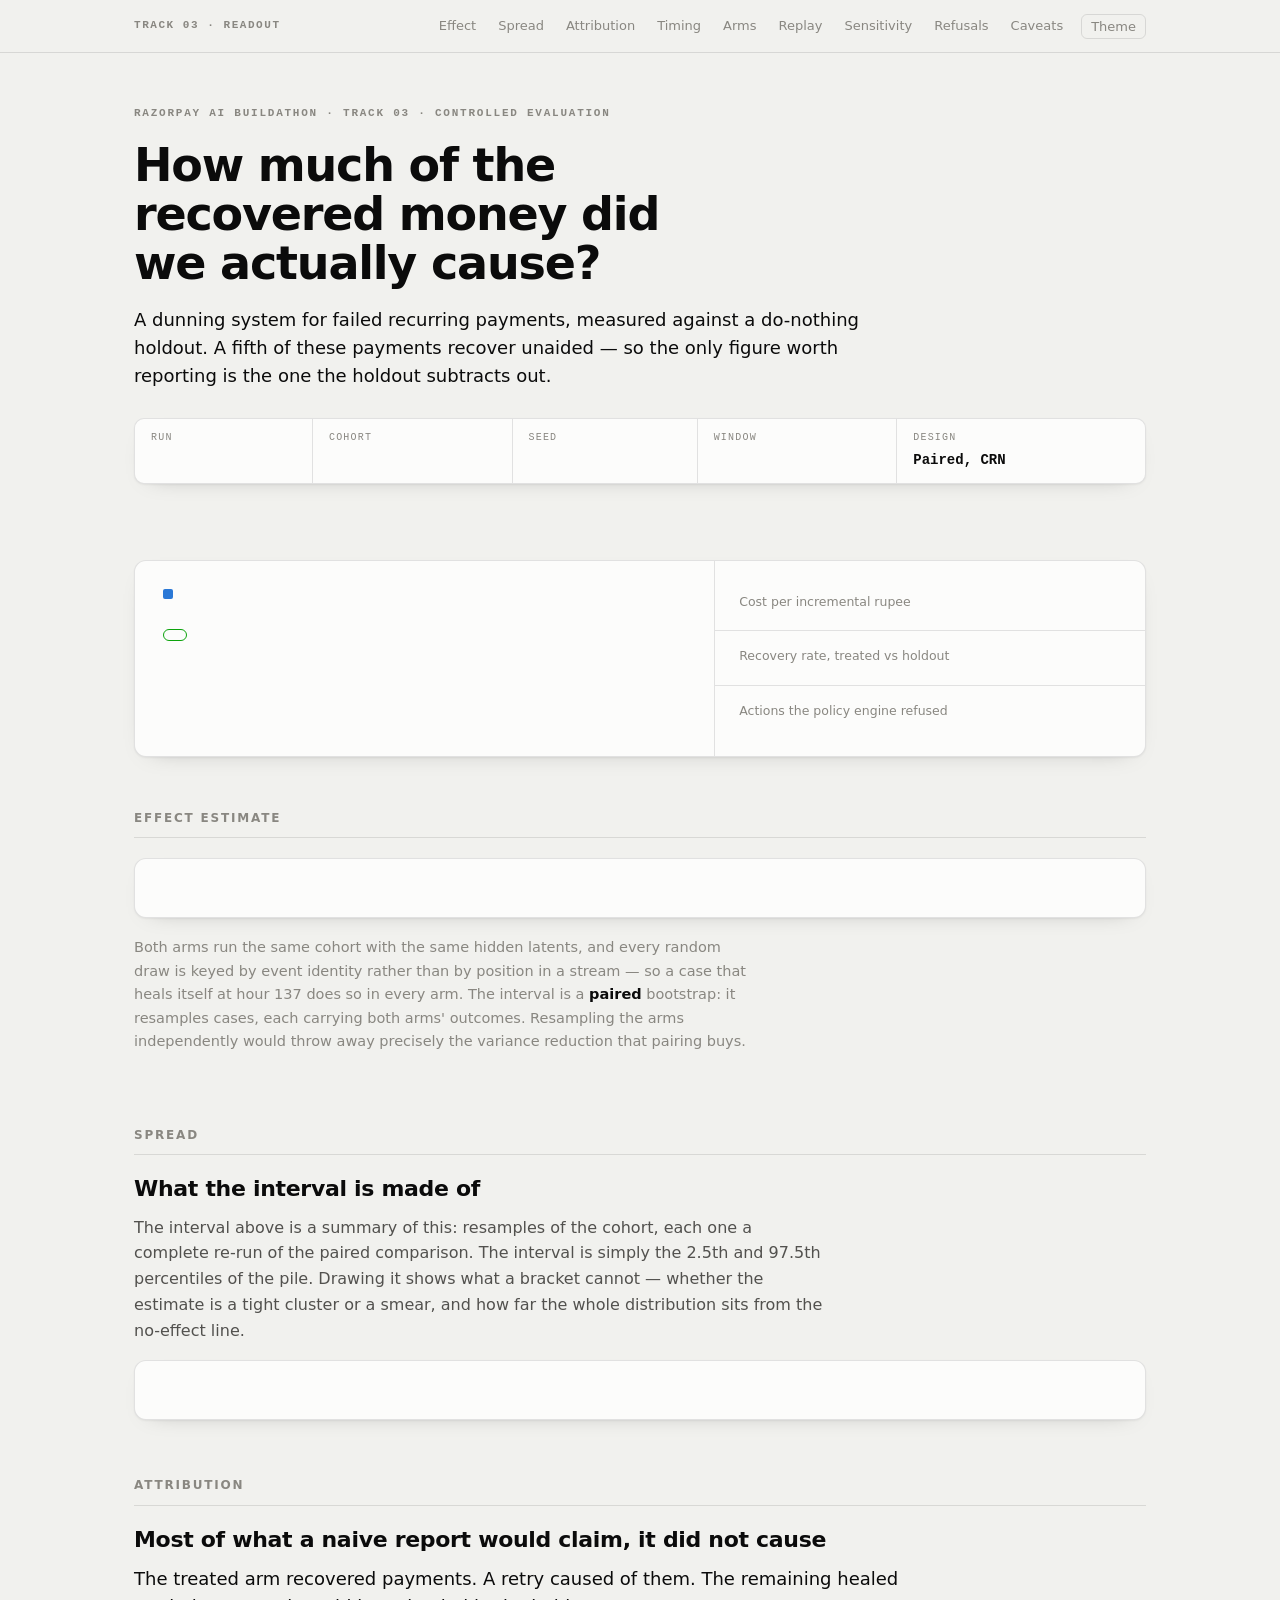
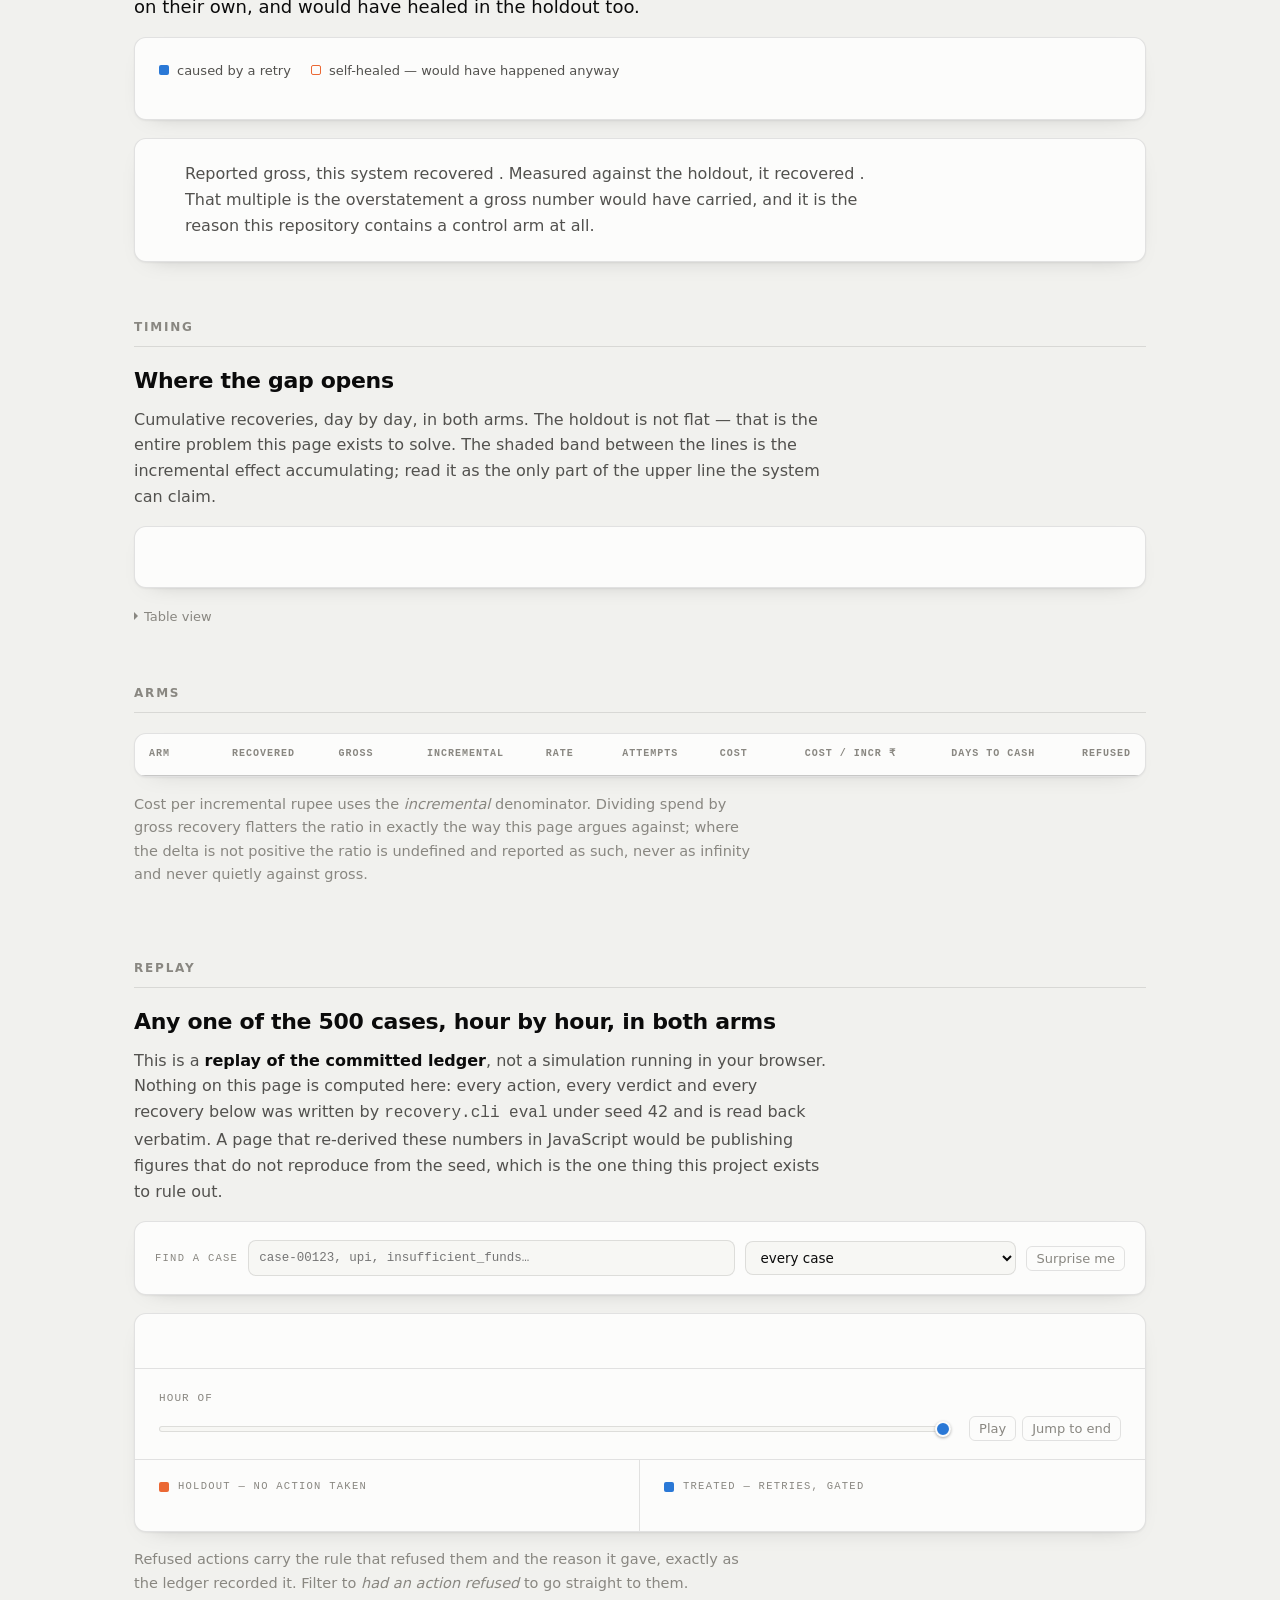
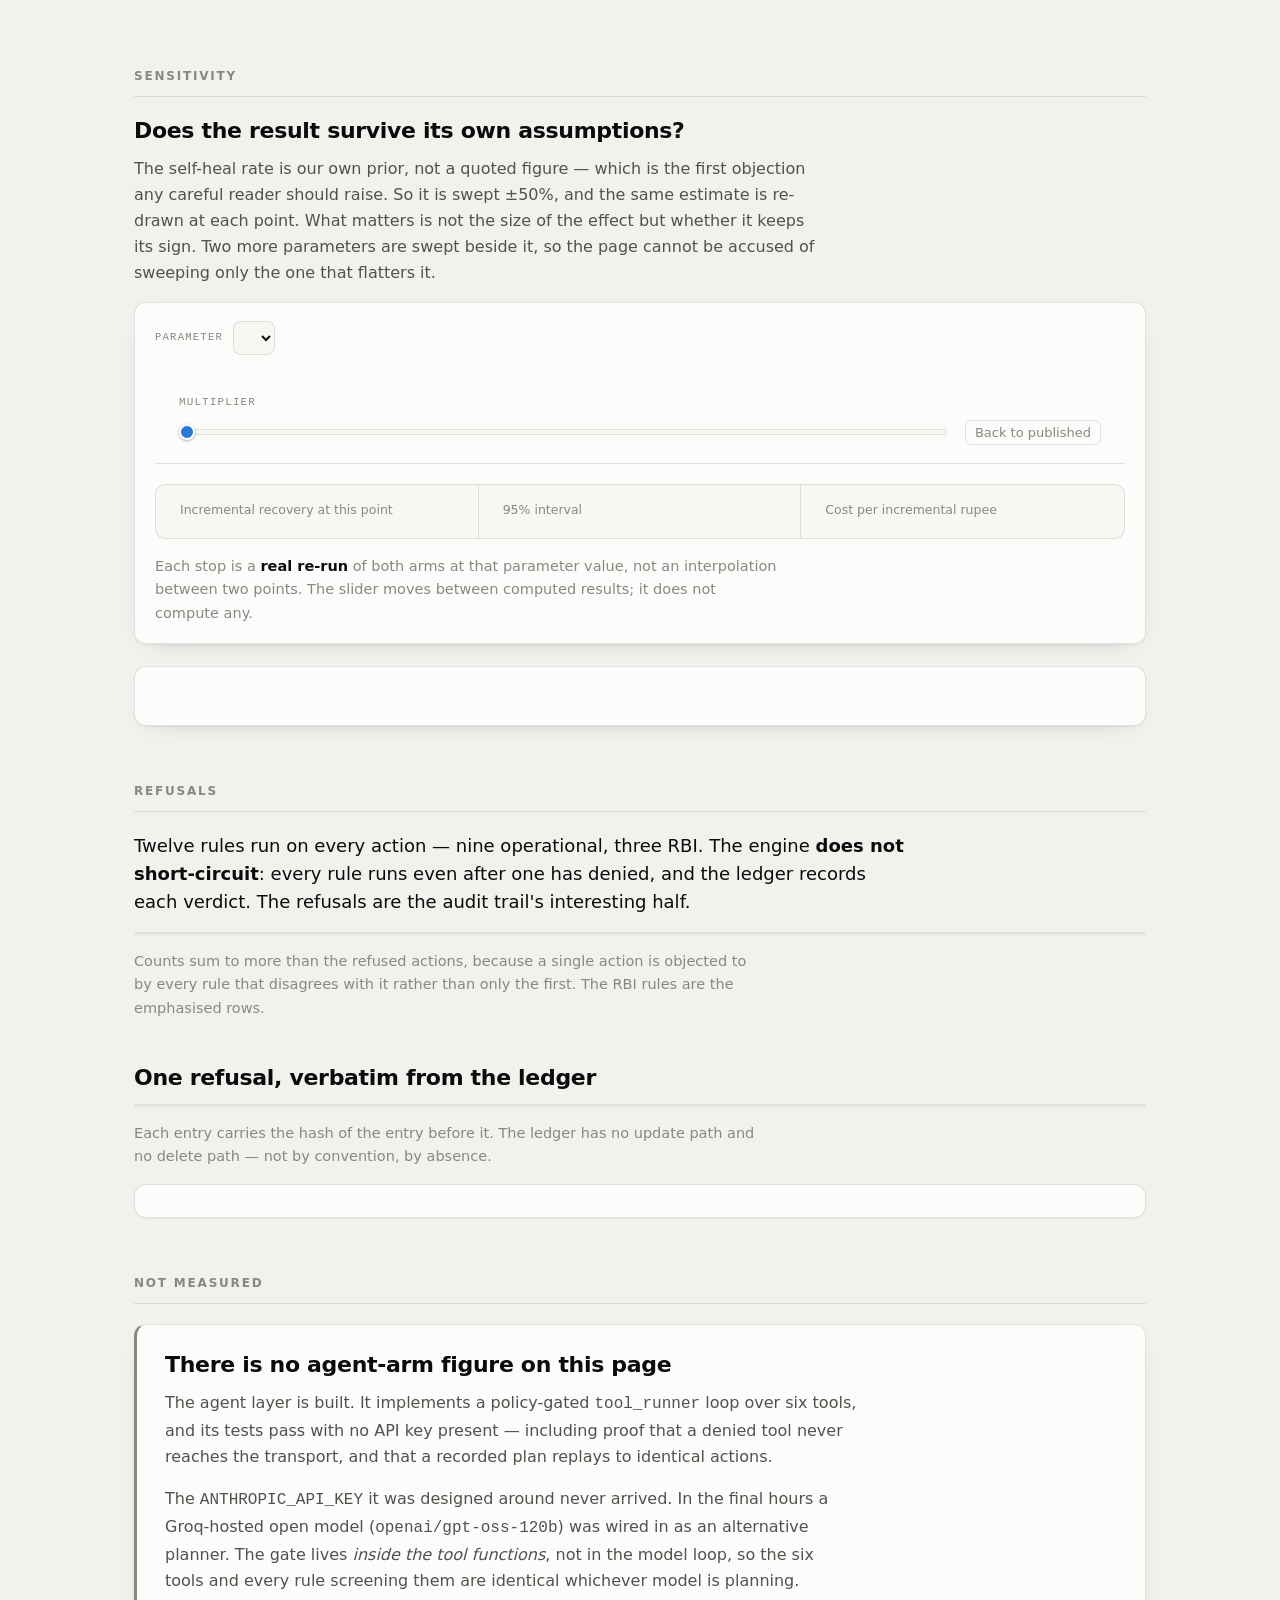
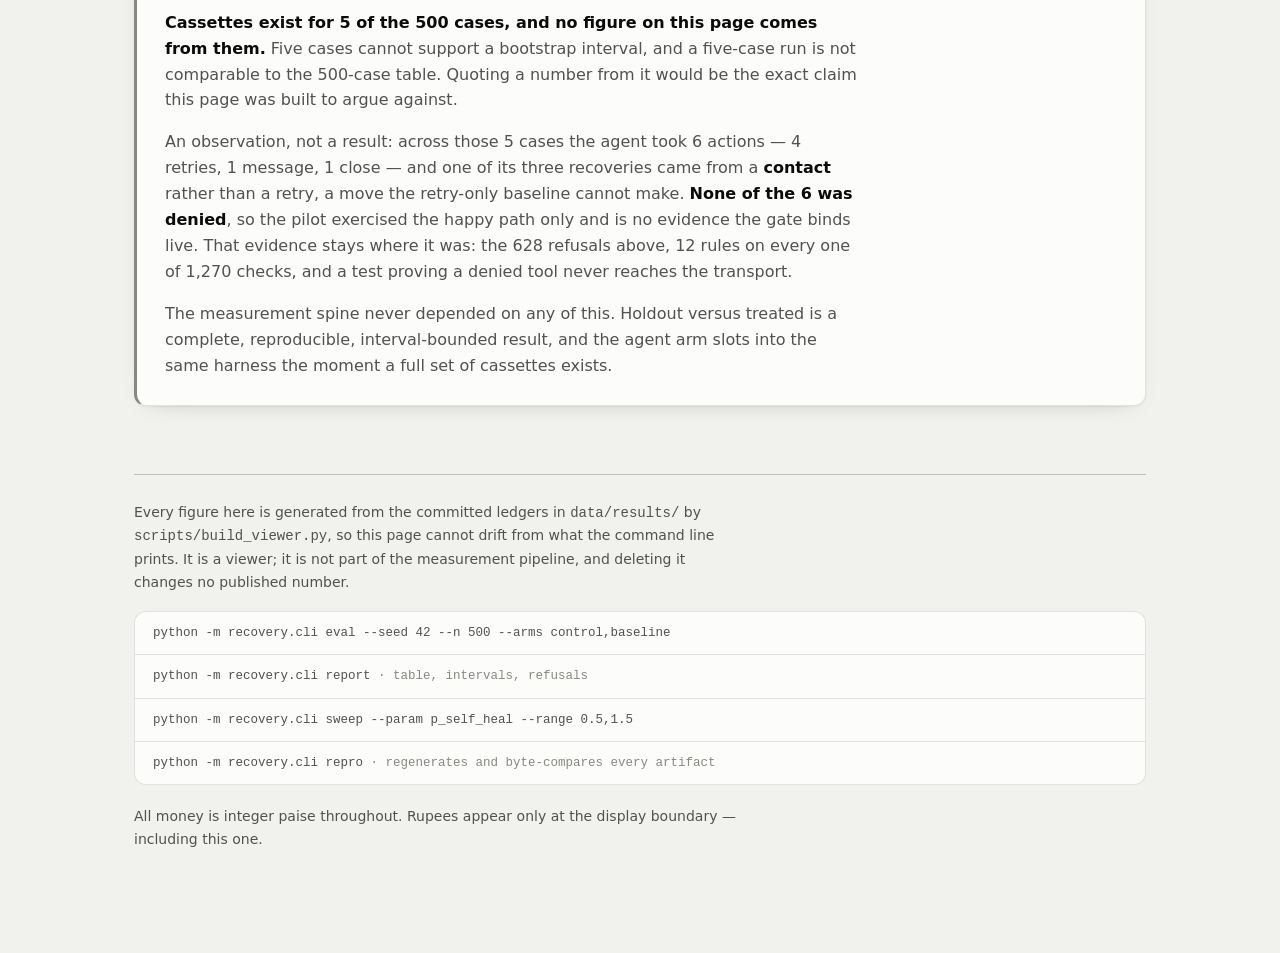
<file: scripts/viewer.template.html>
<!doctype html>
<html lang="en">
<head>
<meta charset="utf-8">
<meta name="viewport" content="width=device-width, initial-scale=1">
<title>Incremental Recovery Readout</title>
<style>
/* Webfonts are inlined at build time from scripts/fonts/fonts.css, not fetched.
   They used to come from fonts.googleapis.com, which meant that opening this file the
   way a reviewer actually opens it -- locally, often offline -- silently dropped every
   face to the system UI font and took the whole type system down with it. The page
   claims to need no network; it now actually needs none. */
/*__FONTS__*/
/* ---------------------------------------------------------------------------
   Palette. Slot 1 (blue) is the arm that acted; slot 2 (orange) is the holdout.
   One entity, one hue, everywhere on the page -- the same orange marks the
   control line, the self-healed units and the holdout row in the table.
   Both modes validated as a categorical pair against the surfaces below:
   adjacent CVD dE 24.7 light / 26.8 dark, contrast >= 3:1 in both.
   Status colours are reserved and never used for a series.
--------------------------------------------------------------------------- */
:root{
  --plane:#f1f1ee; --surface:#fcfcfb; --surface-2:#f7f7f4;
  --ink:#0b0b0b; --ink-2:#52514e; --muted:#898781;
  --grid:#e1e0d9; --axis:#c3c2b7; --hair:rgba(11,11,11,.11); --hair-2:rgba(11,11,11,.22);
  --series-1:#2a78d6; --series-1-wash:rgba(42,120,214,.10);
  --series-2:#eb6834; --series-2-wash:rgba(235,104,52,.10);
  --good:#0ca30c; --critical:#d03b3b; --critical-wash:rgba(208,59,59,.07);
  --sans:"Archivo",system-ui,-apple-system,"Segoe UI",sans-serif;
  --mono:"IBM Plex Mono",ui-monospace,SFMono-Regular,Menlo,Consolas,monospace;
  --shadow:0 1px 2px rgba(11,11,11,.05), 0 8px 24px -18px rgba(11,11,11,.35);
}
@media (prefers-color-scheme:dark){
  :root:not([data-theme="light"]){
    --plane:#0d0d0d; --surface:#1a1a19; --surface-2:#201f1e;
    --ink:#ffffff; --ink-2:#c3c2b7; --muted:#898781;
    --grid:#2c2c2a; --axis:#383835; --hair:rgba(255,255,255,.11); --hair-2:rgba(255,255,255,.22);
    --series-1:#3987e5; --series-1-wash:rgba(57,135,229,.13);
    --series-2:#d95926; --series-2-wash:rgba(217,89,38,.13);
    --critical-wash:rgba(208,59,59,.15);
    --shadow:0 1px 2px rgba(0,0,0,.5), 0 8px 24px -18px rgba(0,0,0,.9);
  }
}
:root[data-theme="dark"]{
  --plane:#0d0d0d; --surface:#1a1a19; --surface-2:#201f1e;
  --ink:#ffffff; --ink-2:#c3c2b7; --muted:#898781;
  --grid:#2c2c2a; --axis:#383835; --hair:rgba(255,255,255,.11); --hair-2:rgba(255,255,255,.22);
  --series-1:#3987e5; --series-1-wash:rgba(57,135,229,.13);
  --series-2:#d95926; --series-2-wash:rgba(217,89,38,.13);
  --critical-wash:rgba(208,59,59,.15);
  --shadow:0 1px 2px rgba(0,0,0,.5), 0 8px 24px -18px rgba(0,0,0,.9);
}

*{box-sizing:border-box}
html{scroll-behavior:smooth;scroll-padding-top:76px}
body{margin:0;background:var(--plane);color:var(--ink);
  font-family:var(--sans);font-size:16px;line-height:1.62;-webkit-font-smoothing:antialiased}
.wrap{max-width:1060px;margin:0 auto;padding:0 24px 96px}
p{max-width:68ch;margin:0 0 16px;color:var(--ink-2)}
.lede{font-size:18px;line-height:1.55;color:var(--ink)}
.note{color:var(--muted);font-size:14.5px}
b,strong{font-weight:600;color:var(--ink)}
.d{font-family:var(--mono)}
h1,h2,h3{text-wrap:balance;color:var(--ink)}
a{color:inherit}

/* nav --------------------------------------------------------------------- */
nav{position:sticky;top:0;z-index:30;background:var(--plane);
  background:color-mix(in srgb,var(--plane) 88%,transparent);
  backdrop-filter:blur(10px);border-bottom:1px solid var(--hair)}
.navin{max-width:1060px;margin:0 auto;padding:0 24px;display:flex;align-items:center;
  gap:8px;height:52px}
.navmark{font-family:var(--mono);font-size:11px;font-weight:600;letter-spacing:.14em;
  text-transform:uppercase;color:var(--muted);margin-right:auto;white-space:nowrap}
.navlinks{display:flex;gap:2px;overflow-x:auto;scrollbar-width:none}
.navlinks::-webkit-scrollbar{display:none}
.navlinks a{font-size:13px;color:var(--muted);text-decoration:none;padding:5px 10px;
  border-radius:6px;white-space:nowrap}
.navlinks a:hover{color:var(--ink);background:var(--surface-2)}
.navlinks a.on{color:var(--ink);background:var(--surface);box-shadow:inset 0 0 0 1px var(--hair)}
.tog{flex:0 0 auto;font:inherit;font-size:13px;color:var(--muted);cursor:pointer;
  background:none;border:1px solid var(--hair);border-radius:6px;padding:5px 9px;line-height:1}
.tog:hover{color:var(--ink);border-color:var(--hair-2)}

/* masthead ---------------------------------------------------------------- */
header{padding:52px 0 26px}
.kicker{font-family:var(--mono);font-size:11px;font-weight:600;letter-spacing:.16em;
  text-transform:uppercase;color:var(--muted);margin:0 0 18px;max-width:none}
h1{font-size:clamp(31px,4.4vw,46px);line-height:1.07;letter-spacing:-.026em;
  font-weight:700;margin:0 0 18px;max-width:20ch}
.meta{display:flex;flex-wrap:wrap;gap:0;margin-top:28px;border:1px solid var(--hair);
  border-radius:10px;background:var(--surface);overflow:hidden;box-shadow:var(--shadow)}
.meta div{flex:1 1 auto;min-width:112px;padding:11px 16px;border-right:1px solid var(--hair)}
.meta div:last-child{border-right:0}
.meta dt{font-family:var(--mono);font-size:10px;letter-spacing:.12em;text-transform:uppercase;
  color:var(--muted);margin:0 0 3px}
.meta dd{font-family:var(--mono);font-size:14px;font-weight:600;margin:0;
  font-variant-numeric:tabular-nums}

/* sections ---------------------------------------------------------------- */
section{padding-top:56px}
h2{font-size:12px;font-weight:600;letter-spacing:.15em;text-transform:uppercase;
  color:var(--muted);margin:0 0 20px;padding-bottom:9px;border-bottom:1px solid var(--hair)}
h3{font-size:22px;letter-spacing:-.014em;margin:0 0 12px;font-weight:600;line-height:1.25}
.card{border:1px solid var(--hair);border-radius:12px;background:var(--surface);
  box-shadow:var(--shadow)}
.pad{padding:22px 24px}

/* hero -------------------------------------------------------------------- */
.hero{display:grid;grid-template-columns:minmax(0,1.35fr) minmax(0,1fr);gap:0;
  overflow:hidden}
.hero-main{padding:28px 28px 26px;border-right:1px solid var(--hair)}
.hero-label{font-family:var(--mono);font-size:10.5px;letter-spacing:.13em;
  text-transform:uppercase;color:var(--muted);margin:0 0 10px;display:flex;
  align-items:center;gap:9px}
.swatch{width:10px;height:10px;border-radius:2px;display:inline-block;flex:0 0 auto}
.s1{background:var(--series-1)} .s2{background:var(--series-2)}
/* Proportional figures on the hero: tabular-nums makes a big number look loose. */
.hero-value{font-size:clamp(48px,7.4vw,74px);line-height:1;letter-spacing:-.038em;
  font-weight:700;margin:0;color:var(--ink)}
.hero-sub{margin:14px 0 0;font-family:var(--mono);font-size:13px;color:var(--ink-2);
  font-variant-numeric:tabular-nums}
.chip{display:inline-flex;align-items:center;gap:7px;margin-top:16px;font-size:12px;
  font-weight:600;letter-spacing:.02em;padding:5px 11px;border-radius:999px;
  border:1px solid currentColor;color:var(--good)}
.chip.no{color:var(--critical)}
.chip svg{width:13px;height:13px;flex:0 0 auto}
.tiles{display:grid;grid-template-rows:repeat(3,1fr)}
.tile{padding:15px 24px;border-bottom:1px solid var(--hair)}
.tile:last-child{border-bottom:0}
.tile dt{font-size:12.5px;color:var(--muted);margin:0 0 3px}
.tile dd{margin:0;font-size:23px;font-weight:600;letter-spacing:-.02em;line-height:1.2}
.tile .unit{font-size:13px;font-weight:400;color:var(--muted);letter-spacing:0}

/* charts ------------------------------------------------------------------ */
figure{margin:0}
svg{display:block;width:100%;height:auto;overflow:visible}
figcaption{font-size:13.5px;color:var(--muted);line-height:1.6;margin-top:14px;max-width:80ch}
.legend{display:flex;flex-wrap:wrap;gap:20px;margin:0 0 16px;font-size:13px;color:var(--ink-2)}
.legend span{display:inline-flex;align-items:center;gap:8px}
.key-line{width:16px;height:2px;border-radius:1px;display:inline-block}
.key-out{width:10px;height:10px;border-radius:2px;display:inline-block;
  border:1.5px solid var(--series-2)}

/* tables ------------------------------------------------------------------ */
.scroll{overflow-x:auto;border:1px solid var(--hair);border-radius:12px;background:var(--surface);
  box-shadow:var(--shadow)}
table{width:100%;border-collapse:collapse;font-size:14px}
th,td{text-align:right;padding:12px 14px;white-space:nowrap}
th:first-child,td:first-child{text-align:left}
thead th{font-family:var(--mono);font-size:10px;letter-spacing:.1em;text-transform:uppercase;
  color:var(--muted);font-weight:600;border-bottom:1px solid var(--hair-2)}
tbody td{font-family:var(--mono);font-variant-numeric:tabular-nums;
  border-bottom:1px solid var(--hair);color:var(--ink-2)}
tbody tr:last-child td{border-bottom:0}
tbody tr:hover td{background:var(--surface-2)}
tbody td:first-child{font-family:var(--sans);font-weight:600;font-size:14.5px;color:var(--ink)}
.arm-dot{display:inline-block;width:9px;height:9px;border-radius:2px;margin-right:9px;
  vertical-align:0}
td.lead{color:var(--ink);font-weight:600}
details.tableview{margin-top:14px}
details.tableview summary{font-size:13px;color:var(--muted);cursor:pointer;
  list-style:none;display:inline-flex;align-items:center;gap:6px}
details.tableview summary::-webkit-details-marker{display:none}
details.tableview summary::before{content:"";width:0;height:0;
  border:4px solid transparent;border-left-color:currentColor;border-right-width:0;
  transition:transform .15s}
details[open].tableview summary::before{transform:rotate(90deg) translateX(1px)}
details.tableview summary:hover{color:var(--ink)}
details.tableview .scroll{margin-top:12px}

/* refusals ---------------------------------------------------------------- */
.rules{overflow:hidden}
.rule-row{display:grid;grid-template-columns:minmax(150px,15rem) 1fr auto;gap:16px;
  align-items:center;padding:11px 20px;border-bottom:1px solid var(--hair)}
.rule-row:last-child{border-bottom:0}
.rule-row:hover{background:var(--surface-2)}
.rule-row .nm{font-family:var(--mono);font-size:12.5px;color:var(--ink-2)}
.rule-row.rbi-row .nm{color:var(--ink);font-weight:600}
.track{height:10px;border-radius:5px;background:var(--surface-2);
  box-shadow:inset 0 0 0 1px var(--hair);position:relative}
.track i{position:absolute;inset:0 auto 0 0;display:block;background:var(--series-1);
  border-radius:0 4px 4px 0;min-width:5px}
.rule-row .ct{font-family:var(--mono);font-size:13.5px;font-weight:600;min-width:4ch;
  text-align:right;color:var(--ink);font-variant-numeric:tabular-nums}

.register{overflow:hidden;font-family:var(--mono);font-size:12.5px}
.register .hd{display:flex;justify-content:space-between;gap:16px;padding:13px 20px;
  border-bottom:1px solid var(--hair-2);font-size:11px;color:var(--muted);
  letter-spacing:.07em;text-transform:uppercase}
.register .hd b{color:var(--critical)}
.vrow{display:grid;grid-template-columns:5.2rem minmax(0,15rem) 1fr;gap:14px;padding:9px 20px;
  border-bottom:1px solid var(--hair);align-items:baseline;color:var(--ink-2)}
.vrow:last-child{border-bottom:0}
.mk{display:inline-flex;align-items:center;gap:6px;font-weight:600;font-size:11px;
  letter-spacing:.06em;text-transform:uppercase}
.mk svg{width:12px;height:12px;flex:0 0 auto}
.vrow.deny{background:var(--critical-wash)}
.vrow.deny .mk{color:var(--critical)} .vrow.allow .mk{color:var(--good)}
.vrow .rid{color:var(--ink)}
.vrow .why{font-size:12px}
pre{font-family:var(--mono);font-size:12px;line-height:1.85;overflow-x:auto;margin:0;
  padding:16px 20px;border:1px solid var(--hair);border-radius:12px;background:var(--surface);
  color:var(--muted);box-shadow:var(--shadow)}
pre b{color:var(--ink);font-weight:600}

/* caveat, footer ---------------------------------------------------------- */
.caveat{padding:26px 28px;border-left:3px solid var(--muted)}
.caveat h3{margin-top:0}
footer{margin-top:68px;padding-top:26px;border-top:1px solid var(--hair-2);color:var(--muted);
  font-size:14px}
.cmds{list-style:none;padding:0;margin:18px 0 0;border:1px solid var(--hair);border-radius:12px;
  background:var(--surface);overflow:hidden}
.cmds li{font-family:var(--mono);font-size:12.5px;padding:11px 18px;
  border-bottom:1px solid var(--hair);color:var(--ink-2)}
.cmds li:last-child{border-bottom:0}
.cmds span{color:var(--muted)}

/* pickers, scrubbers, replay ---------------------------------------------- */
.picker{padding:18px 20px}
.pickrow{display:flex;flex-wrap:wrap;align-items:center;gap:10px}
.pickrow label{font-family:var(--mono);font-size:10.5px;letter-spacing:.12em;
  text-transform:uppercase;color:var(--muted);flex:0 0 auto}
.pickrow input[type=search],.pickrow select{font:inherit;font-size:13.5px;color:var(--ink);
  background:var(--surface-2);border:1px solid var(--hair);border-radius:8px;
  padding:7px 10px;min-width:0}
.pickrow input[type=search]{flex:1 1 240px;font-family:var(--mono);font-size:12.5px}
.pickrow select{flex:0 1 auto;cursor:pointer}
.pickrow input:focus-visible,.pickrow select:focus-visible,.tog:focus-visible,
input[type=range]:focus-visible{outline:2px solid var(--series-1);outline-offset:2px}
.hits{display:flex;flex-wrap:wrap;gap:6px;margin-top:14px;max-height:118px;overflow-y:auto}
.hits:empty{display:none}
.hit-chip{font-family:var(--mono);font-size:11.5px;padding:5px 9px;border-radius:7px;
  border:1px solid var(--hair);background:var(--surface-2);color:var(--ink-2);
  cursor:pointer;white-space:nowrap;line-height:1}
.hit-chip:hover{color:var(--ink);border-color:var(--hair-2)}
.hit-chip.on{background:var(--series-1);border-color:var(--series-1);color:#fff}
.hit-chip i{display:inline-block;width:6px;height:6px;border-radius:50%;margin-right:6px;
  vertical-align:1px;background:var(--muted)}
.hit-chip.won i{background:var(--series-1)} .hit-chip.deny i{background:var(--critical)}
.hits-none{font-size:13px;color:var(--muted);margin-top:14px}

.casecard{margin-top:18px;overflow:hidden}
.casehd{display:flex;flex-wrap:wrap;gap:20px;justify-content:space-between;
  align-items:flex-start;padding:22px 24px;border-bottom:1px solid var(--hair)}
.caseamt{font-size:clamp(28px,4.2vw,38px);line-height:1;letter-spacing:-.03em;
  font-weight:700;margin:0;color:var(--ink)}
.caseverdict{font-family:var(--mono);font-size:12px;text-align:right;color:var(--ink-2);
  line-height:1.7}
.caseverdict b{display:block;font-size:13px}
.caseverdict .win{color:var(--series-1)} .caseverdict .same{color:var(--muted)}

.scrub{padding:18px 24px;border-bottom:1px solid var(--hair);display:grid;
  grid-template-columns:1fr auto;gap:8px 18px;align-items:center}
.scrub label{font-family:var(--mono);font-size:11px;letter-spacing:.1em;
  text-transform:uppercase;color:var(--muted);grid-column:1/-1}
.scrub label b{color:var(--ink);font-size:13px;letter-spacing:0}
.scrubbtns{display:flex;gap:6px}
input[type=range]{-webkit-appearance:none;appearance:none;width:100%;height:20px;
  background:none;cursor:pointer;margin:0}
input[type=range]::-webkit-slider-runnable-track{height:6px;border-radius:3px;
  background:var(--surface-2);box-shadow:inset 0 0 0 1px var(--hair)}
input[type=range]::-moz-range-track{height:6px;border-radius:3px;
  background:var(--surface-2);box-shadow:inset 0 0 0 1px var(--hair)}
input[type=range]::-webkit-slider-thumb{-webkit-appearance:none;appearance:none;
  width:16px;height:16px;border-radius:50%;background:var(--series-1);margin-top:-5px;
  border:2px solid var(--surface);box-shadow:0 1px 3px rgba(0,0,0,.3)}
input[type=range]::-moz-range-thumb{width:16px;height:16px;border-radius:50%;
  background:var(--series-1);border:2px solid var(--surface);box-shadow:0 1px 3px rgba(0,0,0,.3)}

.lanes{display:grid;grid-template-columns:1fr 1fr;gap:0}
.lane{padding:18px 24px 22px;border-right:1px solid var(--hair);min-width:0}
.lane:last-child{border-right:0}
.lanehd{font-family:var(--mono);font-size:10.5px;letter-spacing:.12em;text-transform:uppercase;
  color:var(--muted);margin:0 0 14px;display:flex;align-items:center;gap:9px}
.events{display:flex;flex-direction:column;gap:8px}
.ev{border:1px solid var(--hair);border-radius:9px;padding:9px 12px;background:var(--surface-2);
  font-family:var(--mono);font-size:12px;color:var(--ink-2);line-height:1.55}
.ev .evhd{display:flex;justify-content:space-between;gap:12px;align-items:baseline}
.ev .evh{color:var(--muted);font-size:11px;flex:0 0 auto}
.ev b{color:var(--ink);font-weight:600}
.ev.deny{background:var(--critical-wash);border-color:var(--critical)}
.ev.deny .rule{color:var(--critical);font-weight:600}
.ev.win{border-color:var(--series-1)}
.ev .why{display:block;margin-top:5px;font-size:11.5px;color:var(--muted)}
.ev-none{font-size:12.5px;color:var(--muted);font-style:italic}
.sweeptiles{grid-template-rows:none;grid-template-columns:repeat(3,1fr);margin:20px 0 0;
  border:1px solid var(--hair);border-radius:10px;overflow:hidden;background:var(--surface-2)}
.sweeptiles .tile{border-bottom:0;border-right:1px solid var(--hair)}
.sweeptiles .tile:last-child{border-right:0}
.sweeptiles .tile dd{font-family:var(--mono);font-size:17px;font-variant-numeric:tabular-nums}

@media (max-width:760px){
  .lanes{grid-template-columns:1fr}
  .lane{border-right:0;border-bottom:1px solid var(--hair)}
  .sweeptiles{grid-template-columns:1fr}
  .sweeptiles .tile{border-right:0;border-bottom:1px solid var(--hair)}
}

/* tooltip ----------------------------------------------------------------- */
#tip{position:fixed;z-index:60;pointer-events:none;opacity:0;transition:opacity .1s;
  background:var(--surface);border:1px solid var(--hair-2);border-radius:8px;
  box-shadow:var(--shadow);padding:8px 11px;font-family:var(--mono);font-size:12px;
  color:var(--ink);max-width:280px;line-height:1.5}
#tip b{display:block;font-family:var(--sans);font-size:12.5px;margin-bottom:3px}
.hit{cursor:crosshair}

@media (max-width:820px){
  .hero{grid-template-columns:1fr}
  .hero-main{border-right:0;border-bottom:1px solid var(--hair)}
  .tiles{grid-template-columns:1fr}
}
@media (max-width:760px){
  .wrap{padding:0 16px 64px}
  .navin{padding:0 16px}
  .rule-row{grid-template-columns:minmax(112px,10rem) 1fr auto;gap:11px}
  .vrow{grid-template-columns:1fr;gap:2px}
}
@media print{
  nav,.tog,#tip{display:none}
  body{background:#fff}
  .card,.scroll,pre,.cmds{box-shadow:none}
  section{page-break-inside:avoid}
}
</style>
</head>
<body>

<nav>
  <div class="navin">
    <span class="navmark">Track 03 · Readout</span>
    <div class="navlinks">
      <a href="#effect">Effect</a>
      <a href="#spread">Spread</a>
      <a href="#attribution">Attribution</a>
      <a href="#timing">Timing</a>
      <a href="#arms">Arms</a>
      <a href="#replay">Replay</a>
      <a href="#sensitivity">Sensitivity</a>
      <a href="#refusals">Refusals</a>
      <a href="#caveats">Caveats</a>
    </div>
    <button class="tog" id="tog" type="button" aria-label="Switch colour theme">Theme</button>
  </div>
</nav>

<div class="wrap">

<header>
  <p class="kicker">Razorpay AI Buildathon · Track 03 · Controlled evaluation</p>
  <h1>How much of the recovered money did we actually cause?</h1>
  <p class="lede">A dunning system for failed recurring payments, measured against a
  do-nothing holdout. A fifth of these payments recover unaided — so the only figure
  worth reporting is the one the holdout subtracts out.</p>
  <dl class="meta">
    <div><dt>Run</dt><dd id="m-run"></dd></div>
    <div><dt>Cohort</dt><dd id="m-n"></dd></div>
    <div><dt>Seed</dt><dd id="m-seed"></dd></div>
    <div><dt>Window</dt><dd id="m-window"></dd></div>
    <div><dt>Design</dt><dd>Paired, CRN</dd></div>
  </dl>
</header>

<section id="effect" style="padding-top:34px">
  <div class="card hero">
    <div class="hero-main">
      <p class="hero-label"><i class="swatch s1"></i><span id="h-label"></span></p>
      <p class="hero-value" id="h-value"></p>
      <p class="hero-sub" id="h-sub"></p>
      <span class="chip" id="h-chip"></span>
    </div>
    <dl class="tiles">
      <div class="tile"><dt>Cost per incremental rupee</dt><dd id="t-cpi"></dd></div>
      <div class="tile"><dt>Recovery rate, treated vs holdout</dt><dd id="t-rate"></dd></div>
      <div class="tile"><dt>Actions the policy engine refused</dt><dd id="t-blocked"></dd></div>
    </dl>
  </div>

  <h2 style="margin-top:52px">Effect estimate</h2>
  <figure class="card pad">
    <div id="fig-forest"></div>
    <figcaption id="cap-forest"></figcaption>
  </figure>
  <p class="note" style="margin-top:18px">Both arms run the same cohort with the same
  hidden latents, and every random draw is keyed by event identity rather than by
  position in a stream — so a case that heals itself at hour 137 does so in every arm.
  The interval is a <strong>paired</strong> bootstrap: it resamples cases, each carrying
  both arms' outcomes. Resampling the arms independently would throw away precisely the
  variance reduction that pairing buys.</p>
</section>

<section id="spread">
  <h2>Spread</h2>
  <h3>What the interval is made of</h3>
  <p>The interval above is a summary of this: <b id="s-reps"></b> resamples of the
  cohort, each one a complete re-run of the paired comparison. The interval is simply
  the 2.5th and 97.5th percentiles of the pile. Drawing it shows what a bracket cannot —
  whether the estimate is a tight cluster or a smear, and how far the whole distribution
  sits from the no-effect line.</p>
  <figure class="card pad">
    <div id="fig-boot" class="hit"></div>
    <figcaption id="cap-boot"></figcaption>
  </figure>
</section>

<section id="attribution">
  <h2>Attribution</h2>
  <h3>Most of what a naive report would claim, it did not cause</h3>
  <p class="lede">The treated arm recovered <b id="a-total"></b> payments. A retry
  caused <b id="a-caused"></b> of them. The remaining <b id="a-anyway"></b> healed on
  their own, and would have healed in the holdout too.</p>
  <div class="card pad">
    <div class="legend">
      <span><i class="swatch s1"></i>caused by a retry</span>
      <span><i class="key-out"></i>self-healed — would have happened anyway</span>
    </div>
    <div id="fig-units" class="hit"></div>
  </div>
  <div class="card pad" style="display:grid;grid-template-columns:auto 1fr;gap:26px;
    align-items:center;margin-top:18px">
    <p style="margin:0;font-size:38px;font-weight:700;letter-spacing:-.03em;line-height:1;
      color:var(--ink);max-width:none" id="a-ratio"></p>
    <p style="margin:0">Reported gross, this system recovered <b id="a-gross"></b>.
    Measured against the holdout, it recovered <b id="a-incr"></b>. That multiple is the
    overstatement a gross number would have carried, and it is the reason this
    repository contains a control arm at all.</p>
  </div>
</section>

<section id="timing">
  <h2>Timing</h2>
  <h3>Where the gap opens</h3>
  <p>Cumulative recoveries, day by day, in both arms. The holdout is not flat — that is
  the entire problem this page exists to solve. The shaded band between the lines is the
  incremental effect accumulating; read it as the only part of the upper line the
  system can claim.</p>
  <figure class="card pad">
    <div class="legend" id="leg-timing"></div>
    <div id="fig-timing" class="hit"></div>
    <figcaption id="cap-timing"></figcaption>
  </figure>
  <details class="tableview">
    <summary>Table view</summary>
    <div class="scroll"><table id="timing-table"></table></div>
  </details>
</section>

<section id="arms">
  <h2>Arms</h2>
  <div class="scroll"><table id="arms-table">
    <thead><tr>
      <th>arm</th><th>recovered</th><th>gross</th><th>incremental</th><th>rate</th>
      <th>attempts</th><th>cost</th><th>cost / incr ₹</th><th>days to cash</th><th>refused</th>
    </tr></thead><tbody></tbody>
  </table></div>
  <p class="note" style="margin-top:16px">Cost per incremental rupee uses the
  <em>incremental</em> denominator. Dividing spend by gross recovery flatters the ratio
  in exactly the way this page argues against; where the delta is not positive the ratio
  is undefined and reported as such, never as infinity and never quietly against gross.</p>
</section>

<section id="replay">
  <h2>Replay</h2>
  <h3>Any one of the 500 cases, hour by hour, in both arms</h3>
  <p>This is a <strong>replay of the committed ledger</strong>, not a simulation running
  in your browser. Nothing on this page is computed here: every action, every verdict and
  every recovery below was written by <span class="d">recovery.cli eval</span> under seed
  42 and is read back verbatim. A page that re-derived these numbers in JavaScript would
  be publishing figures that do not reproduce from the seed, which is the one thing this
  project exists to rule out.</p>

  <div class="card pad picker">
    <div class="pickrow">
      <label for="case-search">Find a case</label>
      <input id="case-search" type="search" placeholder="case-00123, upi, insufficient_funds…"
             autocomplete="off" spellcheck="false">
      <select id="case-filter" aria-label="Filter cases">
        <option value="all">every case</option>
        <option value="denied">had an action refused</option>
        <option value="lift">recovered only in the treated arm</option>
        <option value="selfheal">self-healed in both arms</option>
        <option value="neither">never recovered</option>
      </select>
      <button class="tog" id="case-rand" type="button">Surprise me</button>
    </div>
    <div id="case-hits" class="hits"></div>
  </div>

  <div class="card casecard" id="case-card">
    <div class="casehd">
      <div>
        <p class="hero-label"><span id="c-id"></span></p>
        <p class="caseamt" id="c-amt"></p>
        <p class="note" id="c-meta" style="margin:6px 0 0"></p>
      </div>
      <div class="caseverdict" id="c-verdict"></div>
    </div>

    <div class="scrub">
      <label for="c-hour">Hour <b id="c-hour-label"></b> of <span id="c-window"></span></label>
      <input id="c-hour" type="range" min="0" max="336" step="1" value="336">
      <div class="scrubbtns">
        <button class="tog" id="c-play" type="button">Play</button>
        <button class="tog" id="c-end" type="button">Jump to end</button>
      </div>
    </div>

    <div id="fig-case" class="hit"></div>

    <div class="lanes">
      <div class="lane"><p class="lanehd"><i class="swatch s2"></i>holdout — no action taken</p>
        <div class="events" id="c-ev-control"></div></div>
      <div class="lane"><p class="lanehd"><i class="swatch s1"></i>treated — retries, gated</p>
        <div class="events" id="c-ev-treat"></div></div>
    </div>
  </div>
  <p class="note" style="margin-top:16px">Refused actions carry the rule that refused
  them and the reason it gave, exactly as the ledger recorded it. Filter to
  <em>had an action refused</em> to go straight to them.</p>
</section>

<section id="sensitivity">
  <h2>Sensitivity</h2>
  <h3>Does the result survive its own assumptions?</h3>
  <p>The self-heal rate is our own prior, not a quoted figure — which is the first
  objection any careful reader should raise. So it is swept ±50%, and the same estimate
  is re-drawn at each point. What matters is not the size of the effect but whether it
  keeps its sign. Two more parameters are swept beside it, so the page cannot be accused
  of sweeping only the one that flatters it.</p>

  <div class="card pad picker">
    <div class="pickrow">
      <label for="sweep-param">Parameter</label>
      <select id="sweep-param" aria-label="Which parameter to sweep"></select>
      <span class="note" id="sweep-desc"></span>
    </div>
    <div class="scrub" style="margin-top:18px">
      <label for="sweep-at">Multiplier <b id="sweep-at-label"></b></label>
      <input id="sweep-at" type="range" min="0" max="8" step="1" value="0">
      <div class="scrubbtns">
        <button class="tog" id="sweep-reset" type="button">Back to published</button>
      </div>
    </div>
    <dl class="tiles sweeptiles">
      <div class="tile"><dt>Incremental recovery at this point</dt><dd id="s-incr"></dd></div>
      <div class="tile"><dt>95% interval</dt><dd id="s-ci"></dd></div>
      <div class="tile"><dt>Cost per incremental rupee</dt><dd id="s-cpi"></dd></div>
    </dl>
    <p class="note" style="margin:16px 0 0">Each stop is a <strong>real re-run</strong> of
    both arms at that parameter value, not an interpolation between two points. The slider
    moves between computed results; it does not compute any.</p>
  </div>

  <figure class="card pad" style="margin-top:22px">
    <div id="fig-sweep"></div>
    <figcaption id="cap-sweep"></figcaption>
  </figure>
</section>

<section id="refusals">
  <h2>Refusals</h2>
  <p class="lede">Twelve rules run on every action — nine operational, three RBI. The
  engine <strong>does not short-circuit</strong>: every rule runs even after one has
  denied, and the ledger records each verdict. The refusals are the audit trail's
  interesting half.</p>
  <div class="card rules" id="rules"></div>
  <p class="note" style="margin-top:16px">Counts sum to more than the
  <b id="r-total"></b> refused actions, because a single action is objected to by every
  rule that disagrees with it rather than only the first. The RBI rules are the
  emphasised rows.</p>

  <h3 style="margin-top:44px">One refusal, verbatim from the ledger</h3>
  <div class="card register" id="register"></div>
  <p class="note" style="margin-top:16px">Each entry carries the hash of the entry
  before it. The ledger has no update path and no delete path — not by convention, by
  absence.</p>
  <pre id="chain"></pre>
</section>

<section id="caveats">
  <h2>Not measured</h2>
  <div class="card caveat">
    <h3>There is no agent-arm figure on this page</h3>
    <p>The agent layer is built. It implements a policy-gated <span class="d">tool_runner</span>
    loop over six tools, and its tests pass with no API key present — including proof
    that a denied tool never reaches the transport, and that a recorded plan replays to
    identical actions.</p>
    <p>The <span class="d">ANTHROPIC_API_KEY</span> it was designed around never arrived.
    In the final hours a Groq-hosted open model (<span class="d">openai/gpt-oss-120b</span>)
    was wired in as an alternative planner. The gate lives <em>inside the tool functions</em>,
    not in the model loop, so the six tools and every rule screening them are identical
    whichever model is planning.</p>
    <p><strong>Cassettes exist for 5 of the 500 cases, and no figure on this page comes
    from them.</strong> Five cases cannot support a bootstrap interval, and a five-case run
    is not comparable to the 500-case table. Quoting a number from it would be the exact
    claim this page was built to argue against.</p>
    <p>An observation, not a result: across those 5 cases the agent took 6 actions —
    4 retries, 1 message, 1 close — and one of its three recoveries came from a
    <strong>contact</strong> rather than a retry, a move the retry-only baseline cannot
    make. <strong>None of the 6 was denied</strong>, so the pilot exercised the happy path
    only and is no evidence the gate binds live. That evidence stays where it was: the
    628 refusals above, 12 rules on every one of 1,270 checks, and a test proving a denied
    tool never reaches the transport.</p>
    <p style="margin-bottom:0">The measurement spine never depended on any of this. Holdout
    versus treated is a complete, reproducible, interval-bounded result, and the agent arm
    slots into the same harness the moment a full set of cassettes exists.</p>
  </div>
</section>

<footer>
  <p>Every figure here is generated from the committed ledgers in
  <span class="d">data/results/</span> by <span class="d">scripts/build_viewer.py</span>,
  so this page cannot drift from what the command line prints. It is a viewer; it is not
  part of the measurement pipeline, and deleting it changes no published number.</p>
  <ul class="cmds">
    <li>python -m recovery.cli eval --seed 42 --n 500 --arms control,baseline</li>
    <li>python -m recovery.cli report <span>· table, intervals, refusals</span></li>
    <li>python -m recovery.cli sweep --param p_self_heal --range 0.5,1.5</li>
    <li>python -m recovery.cli repro <span>· regenerates and byte-compares every artifact</span></li>
  </ul>
  <p style="margin-top:20px" id="foot-costs"></p>
  <p>All money is integer paise throughout. Rupees appear only at the display boundary —
  including this one.</p>
</footer>

</div>
<div id="tip" role="status" aria-live="polite"></div>

<script id="payload" type="application/json">__DATA__</script>
<script>
const D = JSON.parse(document.getElementById("payload").textContent);
const $ = id => document.getElementById(id);
const NS = "http://www.w3.org/2000/svg";

/* -- formatting: rupees at the display boundary, never anywhere else ------- */
const R  = p => (p < 0 ? "−" : "") + "₹" +
  Math.abs(Math.round(p / 100)).toLocaleString("en-IN");
const Rp = p => { const s = p < 0 ? "−" : ""; p = Math.abs(p);
  return s + "₹" + Math.floor(p / 100).toLocaleString("en-IN") + "." +
    String(p % 100).padStart(2, "0"); };
const pct = x => (x * 100).toFixed(1) + "%";
const N = n => n.toLocaleString("en-IN");

/* -- svg helpers ---------------------------------------------------------- */
function svg(w, h){ const s = document.createElementNS(NS, "svg");
  s.setAttribute("viewBox", `0 0 ${w} ${h}`); s.setAttribute("role", "img"); return s; }
function el(t, a, p){ const e = document.createElementNS(NS, t);
  for (const k in a) e.setAttribute(k, a[k]); p.appendChild(e); return e; }
function txt(p, x, y, s, anchor, size, fill, weight){
  const t = el("text", { x, y, "text-anchor": anchor || "middle", "font-family": "var(--mono)",
    "font-size": size || 11, fill: fill || "var(--muted)", "font-weight": weight || 400,
    "font-variant-numeric": "tabular-nums" }, p);
  t.textContent = s; return t; }

/* -- one shared tooltip; hover enhances, it never gates a value ----------- */
const tip = $("tip");
function hoverable(node, html){
  node.addEventListener("pointerenter", () => { tip.innerHTML = html; tip.style.opacity = 1; });
  node.addEventListener("pointermove", e => {
    const pad = 14, w = tip.offsetWidth, h = tip.offsetHeight;
    tip.style.left = Math.min(e.clientX + pad, innerWidth - w - 8) + "px";
    tip.style.top  = Math.max(8, e.clientY - h - pad) + "px";
  });
  node.addEventListener("pointerleave", () => { tip.style.opacity = 0; });
}

/* -- theme toggle: the CSS carries both palettes; this only stamps the root */
(function(){
  const root = document.documentElement;
  let saved = null;
  try { saved = localStorage.getItem("readout-theme"); } catch (e) { /* private mode */ }
  if (saved === "dark" || saved === "light") root.setAttribute("data-theme", saved);
  $("tog").addEventListener("click", () => {
    const dark = getComputedStyle(root).getPropertyValue("--plane").trim() === "#0d0d0d";
    const next = dark ? "light" : "dark";
    root.setAttribute("data-theme", next);
    try { localStorage.setItem("readout-theme", next); } catch (e) { /* ignore */ }
  });
})();

/* -- nav scrollspy -------------------------------------------------------- */
(function(){
  const links = [...document.querySelectorAll(".navlinks a")];
  const byId = new Map(links.map(a => [a.getAttribute("href").slice(1), a]));
  const obs = new IntersectionObserver(entries => {
    entries.forEach(e => {
      if (!e.isIntersecting) return;
      links.forEach(a => a.classList.remove("on"));
      byId.get(e.target.id)?.classList.add("on");
    });
  }, { rootMargin: "-56px 0px -70% 0px" });
  byId.forEach((_, id) => { const s = document.getElementById(id); if (s) obs.observe(s); });
})();

/* -- run metadata --------------------------------------------------------- */
$("m-run").textContent = D.run.run_id;
$("m-n").textContent = D.run.n + " cases";
$("m-seed").textContent = D.run.seed;
$("m-window").textContent = D.run.window_h + " h";

const control = D.arms.find(a => a.arm === "control");
const treat   = D.arms.find(a => a.arm !== "control") || control;
const ci      = D.ci[treat.arm];
const DAYS    = Math.max(1, D.run.window_h / 24);

/* ========================================================================
   Hero. Exactly one hero figure on the page; everything else is a stat tile.
   ======================================================================== */
(function(){
  $("h-label").textContent = "Incremental recovery · " + treat.arm + " over holdout";
  $("h-value").textContent = R(ci.point);
  $("h-sub").textContent =
    "95% paired bootstrap  [" + R(ci.lo) + ", " + R(ci.hi) + "]   ·   " +
    N(ci.replicates) + " replicates";

  const ok = ci.excludes_zero && ci.lo > 0;
  const chip = $("h-chip");
  chip.className = "chip" + (ok ? "" : " no");
  chip.innerHTML =
    `<svg viewBox="0 0 16 16" fill="none" stroke="currentColor" stroke-width="2"
      stroke-linecap="round" stroke-linejoin="round" aria-hidden="true">` +
    (ok ? `<path d="M13 4.5 6.5 11.5 3 8"/>` : `<path d="M8 4v5"/><path d="M8 12h.01"/>`) +
    `</svg><span>${ok ? "Interval clears zero" : "Interval crosses zero"}</span>`;

  $("t-cpi").innerHTML = treat.cpi == null
    ? "—" : "₹" + treat.cpi.toFixed(3) + ' <span class="unit">per incremental ₹1</span>';
  $("t-rate").innerHTML = pct(treat.recovery_rate) +
    ' <span class="unit">vs ' + pct(control.recovery_rate) + " unaided</span>";
  $("t-blocked").innerHTML = N(treat.blocked) +
    ' <span class="unit">across ' + Object.keys(treat.blocked_by_rule).length + " rules</span>";

  const c = D.costs;
  $("foot-costs").textContent =
    "Cost priors, all our own and all swept: retry " + Rp(c.retry_paise) + ", SMS " +
    Rp(c.sms_paise) + ", WhatsApp " + Rp(c.whatsapp_paise) + ", e-mail " +
    Rp(c.email_paise) + " per action.";
})();

/* ========================================================================
   Forest plot. One row per estimate on a shared scale; the right-hand
   numbers are the forest's estimate column, not per-point labelling.
   ======================================================================== */
function forest(mount, rows, opts){
  const W = 960, ROW = opts.row || 62, PL = opts.left || 172, PR = 124, PT = 36, PB = 44;
  const H = PT + rows.length * ROW + PB;
  const lo = Math.min(0, ...rows.map(r => r.lo)), hi = Math.max(...rows.map(r => r.hi));
  const pad = (hi - lo) * 0.06;
  const X = v => PL + ((v - (lo - pad)) / ((hi + pad) - (lo - pad))) * (W - PL - PR);
  const s = svg(W, H);

  const ticks = 5;
  for (let i = 0; i <= ticks; i++){
    const v = (lo - pad) + ((hi + pad) - (lo - pad)) * i / ticks;
    // Solid hairline gridlines. Dashing is reserved for the threshold below.
    el("line", { x1: X(v), y1: PT - 10, x2: X(v), y2: PT + rows.length * ROW,
      stroke: "var(--grid)", "stroke-width": 1 }, s);
    txt(s, X(v), PT + rows.length * ROW + 24, R(v), "middle", 10.5);
  }
  // The no-effect line: a threshold, which is the one thing a dash may mean.
  el("line", { x1: X(0), y1: PT - 16, x2: X(0), y2: PT + rows.length * ROW + 4,
    stroke: "var(--critical)", "stroke-width": 1.5, "stroke-dasharray": "4 4" }, s);
  txt(s, X(0), PT - 22, "no effect", "middle", 10.5, "var(--critical)", 600);

  rows.forEach((r, i) => {
    const y = PT + i * ROW + ROW / 2;
    const col = "var(--series-1)";
    if (i) el("line", { x1: 0, y1: PT + i * ROW, x2: W, y2: PT + i * ROW,
      stroke: "var(--hair)", "stroke-width": 1 }, s);
    txt(s, PL - 18, y - 3, r.label, "end", 13.5, "var(--ink)", 600);
    if (r.sub) txt(s, PL - 18, y + 13, r.sub, "end", 10.5, "var(--muted)");

    const g = el("g", { class: "hit" }, s);
    el("line", { x1: X(r.lo), y1: y, x2: X(r.hi), y2: y, stroke: col, "stroke-width": 2,
      "stroke-linecap": "round" }, g);
    [r.lo, r.hi].forEach(v => el("line", { x1: X(v), y1: y - 7, x2: X(v), y2: y + 7,
      stroke: col, "stroke-width": 2, "stroke-linecap": "round" }, g));
    // Point estimate: >= 8px, with a 2px surface ring so it stays legible on the whisker.
    el("circle", { cx: X(r.point), cy: y, r: 5.5, fill: col,
      stroke: "var(--surface)", "stroke-width": 2 }, g);
    // Wide invisible hit target -- the mark itself is too small to hover reliably.
    const hit = el("rect", { x: X(r.lo) - 14, y: y - 16, width: X(r.hi) - X(r.lo) + 28,
      height: 32, fill: "transparent" }, g);
    hoverable(hit, `<b>${r.label}</b>estimate ${R(r.point)}<br>95% CI [${R(r.lo)}, ${R(r.hi)}]`);

    txt(s, W - PR + 18, y + 4, R(r.point), "start", 13, "var(--ink)", 600);
  });
  mount.appendChild(s);
}

forest($("fig-forest"), [{
  label: treat.arm + " − control",
  sub: N(ci.replicates) + " replicates",
  point: ci.point, lo: ci.lo, hi: ci.hi
}], { row: 84 });

$("cap-forest").textContent =
  "Incremental recovery with its 95% paired-bootstrap interval, drawn against the no-effect line. "
  + "Interval: [" + R(ci.lo) + ", " + R(ci.hi) + "]. "
  + (ci.excludes_zero ? "It clears zero, so the effect is distinguishable from doing nothing."
                      : "It crosses zero, so the effect is not distinguishable from doing nothing.");

/* ========================================================================
   Bootstrap distribution. The interval is a two-number summary of this pile,
   and the pile is already in the payload -- so draw it.
   ======================================================================== */
(function(){
  const reps = D.bootstrap_replicates || [];
  if (!reps.length){ $("cap-boot").textContent = "No replicates committed."; return; }
  $("s-reps").textContent = N(reps.length);

  const W = 960, H = 300, PL = 56, PR = 24, PT = 22, PB = 46;
  // Zero is forced into the domain: "the whole distribution sits right of zero"
  // is the claim, and a chart cropped to the data cannot show it.
  const lo = Math.min(0, ...reps), hi = Math.max(...reps);
  const span = (hi - lo) || 1;
  const X = v => PL + ((v - lo) / span) * (W - PL - PR);

  const BINS = 40, w = span / BINS, counts = new Array(BINS).fill(0);
  reps.forEach(v => counts[Math.min(BINS - 1, Math.floor((v - lo) / w))]++);
  const peak = Math.max(...counts);
  const Y = c => PT + (1 - c / peak) * (H - PT - PB);
  const s = svg(W, H);

  for (let i = 0; i <= 4; i++){
    const y = PT + (H - PT - PB) * i / 4;
    el("line", { x1: PL, y1: y, x2: W - PR, y2: y, stroke: "var(--grid)",
      "stroke-width": 1 }, s);
    txt(s, PL - 10, y + 4, N(Math.round(peak * (1 - i / 4))), "end", 10.5);
  }
  el("line", { x1: PL, y1: H - PB, x2: W - PR, y2: H - PB, stroke: "var(--axis)",
    "stroke-width": 1 }, s);

  const bw = (W - PL - PR) / BINS;
  counts.forEach((c, i) => {
    if (!c) return;
    const x = PL + i * bw, h = (H - PB) - Y(c);
    // 2px surface gap between neighbours, 4px rounded data-end, square at baseline.
    const g = el("g", {}, s);
    el("path", {
      d: `M${x + 1} ${H - PB} V${Y(c) + 4} a4 4 0 0 1 4 -4 h${bw - 10} a4 4 0 0 1 4 4 V${H - PB} Z`,
      fill: "var(--series-1)", opacity: .85
    }, g);
    const hit = el("rect", { x, y: PT, width: bw, height: H - PB - PT, fill: "transparent" }, g);
    hoverable(hit, `<b>${R(lo + i * w)} – ${R(lo + (i + 1) * w)}</b>${N(c)} of ` +
      `${N(reps.length)} replicates (${(c / reps.length * 100).toFixed(1)}%)`);
  });

  // The interval bounds and the no-effect line, all directly labelled.
  [["lo", ci.lo, "2.5%"], ["hi", ci.hi, "97.5%"]].forEach(([, v, lab]) => {
    el("line", { x1: X(v), y1: PT - 6, x2: X(v), y2: H - PB, stroke: "var(--ink)",
      "stroke-width": 1.5 }, s);
    txt(s, X(v), PT - 11, lab + "  " + R(v), "middle", 10.5, "var(--ink)", 600);
  });
  el("line", { x1: X(0), y1: PT - 6, x2: X(0), y2: H - PB, stroke: "var(--critical)",
    "stroke-width": 1.5, "stroke-dasharray": "4 4" }, s);
  txt(s, X(0) + 6, PT - 11, "no effect", "start", 10.5, "var(--critical)", 600);

  for (let i = 0; i <= 5; i++){
    const v = lo + span * i / 5;
    txt(s, X(v), H - PB + 22, R(v), "middle", 10.5);
  }
  txt(s, (PL + W - PR) / 2, H - 8, "incremental recovery per bootstrap resample",
    "middle", 11, "var(--muted)");

  $("fig-boot").appendChild(s);
  const below = reps.filter(v => v <= 0).length;
  $("cap-boot").textContent =
    N(reps.length) + " paired resamples of the cohort. " +
    (below === 0
      ? "Not one of them lands at or below zero, which is the same statement the interval makes and a harder one to misread."
      : N(below) + " of them land at or below zero.") +
    " The bars are counts of resamples; the two solid rules are the percentiles the published interval quotes.";
})();

/* ========================================================================
   Attribution unit chart. One mark per recovered payment. Fill versus outline
   is the secondary encoding, so identity is never carried by colour alone.
   ======================================================================== */
(function(){
  const caused = D.causes[treat.arm]["retry"] || 0;
  const anyway = D.causes[treat.arm]["self_heal"] || 0;
  const total  = caused + anyway;
  $("a-total").textContent  = N(total);
  $("a-caused").textContent = N(caused);
  $("a-anyway").textContent = N(anyway);
  $("a-gross").textContent  = R(treat.gross_paise);
  $("a-incr").textContent   = R(treat.incremental_paise);
  $("a-ratio").textContent  = (treat.gross_paise / treat.incremental_paise).toFixed(1) + "×";

  const PERROW = 38, W = 960, CW = W / PERROW, CH = 18, rows = Math.ceil(total / PERROW);
  const s = svg(W, rows * CH + 6);
  for (let i = 0; i < total; i++){
    const x = (i % PERROW) * CW, y = Math.floor(i / PERROW) * CH;
    if (i < caused) el("rect", { x: x + 1, y: y + 1, width: CW - 3, height: CH - 5, rx: 2,
      fill: "var(--series-1)" }, s);
    else el("rect", { x: x + 1.5, y: y + 1.5, width: CW - 4, height: CH - 6, rx: 2,
      fill: "none", stroke: "var(--series-2)", "stroke-width": 1.4 }, s);
  }
  $("fig-units").appendChild(s);
  hoverable(s, `<b>${N(total)} recoveries in the treated arm</b>` +
    `${N(caused)} caused by a retry · ${N(anyway)} would have healed anyway`);
})();

/* ========================================================================
   Timing. Two series, so a legend is present and both ends are directly
   labelled. The band between them is the incremental effect accumulating.
   ======================================================================== */
(function(){
  const t = D.timing || {};
  const names = [treat.arm, control.arm].filter((v, i, a) => a.indexOf(v) === i);
  if (!t[treat.arm]){ $("cap-timing").textContent = "No timing data committed."; return; }

  const cum = name => (t[name] || []).reduce((acc, v) => {
    acc.push((acc.length ? acc[acc.length - 1] : 0) + v); return acc; }, []);
  const A = cum(treat.arm), B = cum(control.arm);
  const days = Math.max(A.length, B.length);

  const W = 960, H = 330, PL = 52, PR = 96, PT = 20, PB = 46;
  const top = Math.max(...A, ...B) || 1;
  const X = d => PL + (d / Math.max(1, days - 1)) * (W - PL - PR);
  const Y = v => PT + (1 - v / top) * (H - PT - PB);
  const s = svg(W, H);

  for (let i = 0; i <= 4; i++){
    const y = PT + (H - PT - PB) * i / 4;
    el("line", { x1: PL, y1: y, x2: W - PR, y2: y, stroke: "var(--grid)", "stroke-width": 1 }, s);
    txt(s, PL - 10, y + 4, N(Math.round(top * (1 - i / 4))), "end", 10.5);
  }
  el("line", { x1: PL, y1: H - PB, x2: W - PR, y2: H - PB, stroke: "var(--axis)",
    "stroke-width": 1 }, s);
  for (let d = 0; d < days; d++)
    if (d % 2 === 0 || d === days - 1)
      txt(s, X(d), H - PB + 22, "d" + (d + 1), "middle", 10.5);
  txt(s, (PL + W - PR) / 2, H - 8, "day of the 14-day recovery window", "middle", 11,
    "var(--muted)");

  // The gap, as a wash at ~10%: the incremental effect, accumulating.
  const band = A.map((v, d) => `${X(d)},${Y(v)}`).join(" ") + " " +
    B.map((v, d) => `${X(d)},${Y(v)}`).reverse().join(" ");
  el("polygon", { points: band, fill: "var(--series-1-wash)" }, s);

  const path = arr => arr.map((v, d) => `${d ? "L" : "M"}${X(d)} ${Y(v)}`).join(" ");
  [[A, "var(--series-1)", treat.arm], [B, "var(--series-2)", control.arm]].forEach(
    ([arr, col, name]) => {
      el("path", { d: path(arr), fill: "none", stroke: col, "stroke-width": 2,
        "stroke-linejoin": "round", "stroke-linecap": "round" }, s);
      const last = arr.length - 1;
      el("circle", { cx: X(last), cy: Y(arr[last]), r: 4.5, fill: col,
        stroke: "var(--surface)", "stroke-width": 2 }, s);
      // Direct end-label: identity without colour-matching back to the legend.
      txt(s, X(last) + 12, Y(arr[last]) - 3, name, "start", 12, "var(--ink)", 600);
      txt(s, X(last) + 12, Y(arr[last]) + 13, N(arr[last]) + " recovered", "start", 10.5);
    });

  // Crosshair: one hit column per day, reporting both series and the gap.
  const cw = (W - PL - PR) / Math.max(1, days - 1);
  for (let d = 0; d < days; d++){
    const hit = el("rect", { x: X(d) - cw / 2, y: PT, width: cw, height: H - PT - PB,
      fill: "transparent" }, s);
    hoverable(hit, `<b>Day ${d + 1}</b>${treat.arm} ${N(A[d])} · ` +
      `${control.arm} ${N(B[d])}<br>gap ${N(A[d] - B[d])} recoveries`);
  }
  $("fig-timing").appendChild(s);

  $("leg-timing").innerHTML =
    `<span><i class="key-line" style="background:var(--series-1)"></i>${treat.arm} — retried</span>` +
    `<span><i class="key-line" style="background:var(--series-2)"></i>${control.arm} — holdout, no action taken</span>`;
  $("cap-timing").textContent =
    "Cumulative recovered cases by day. The holdout ends at " + N(B[B.length - 1]) +
    " of " + N(D.run.n) + " with nothing done to it; the treated arm ends at " +
    N(A[A.length - 1]) + ". The difference between the endpoints — " +
    N(A[A.length - 1] - B[B.length - 1]) + " cases — is what the intervention added.";

  const th = ["day", treat.arm, control.arm, "gap"];
  $("timing-table").innerHTML =
    "<thead><tr>" + th.map(h => `<th>${h}</th>`).join("") + "</tr></thead><tbody>" +
    A.map((v, d) => `<tr><td>Day ${d + 1}</td><td>${N(v)}</td><td>${N(B[d])}</td>` +
      `<td class="lead">${N(v - B[d])}</td></tr>`).join("") + "</tbody>";
})();

/* -- arms table ------------------------------------------------------------ */
(function(){
  const tb = document.querySelector("#arms-table tbody");
  D.arms.forEach(a => {
    const isC = a.arm === "control";
    const dot = isC ? "var(--series-2)" : "var(--series-1)";
    const tr = document.createElement("tr");
    tr.innerHTML =
      `<td><span class="arm-dot" style="background:${dot}"></span>${a.arm}${isC ? " · holdout" : ""}</td>` +
      `<td>${N(a.n_recovered)}/${N(a.n)}</td><td>${Rp(a.gross_paise)}</td>` +
      `<td class="${isC ? "" : "lead"}">${isC ? "—" : Rp(a.incremental_paise)}</td>` +
      `<td>${pct(a.recovery_rate)}</td><td>${N(a.attempts)}</td>` +
      `<td>${Rp(a.cost_paise)}</td>` +
      `<td>${a.cpi == null ? "—" : "₹" + a.cpi.toFixed(3)}</td>` +
      `<td class="${isC ? "" : "lead"}">${a.time_to_cash_days == null ? "—" : a.time_to_cash_days.toFixed(2)}</td>` +
      `<td>${N(a.blocked)}</td>`;
    tb.appendChild(tr);
  });
})();

/* -- sweep: pick a parameter, walk its computed points --------------------- */
(function(){
  /* Each stop is a committed re-run. The slider indexes into those results; it never
     interpolates between them and never derives one. A page that computed a sweep point
     in the browser would be publishing a number that does not reproduce from the seed. */
  const BLURB = {
    p_self_heal: "the share of failures that heal unaided — our own prior, and the assumption the whole critique rests on",
    attempt_decay: "how fast a retry's success probability decays with each attempt",
    retry_cost: "the assumed cost of one retry attempt (₹3 in the published run)"
  };
  const sweeps = D.sweeps && Object.keys(D.sweeps).length ? D.sweeps : null;
  const sel = $("sweep-param"), slider = $("sweep-at");

  if (!sweeps){
    $("cap-sweep").textContent = "No sweep summary committed.";
    sel.closest(".picker").style.display = "none";
    return;
  }

  /* Payload keys are sorted for byte-stability, so the offered order comes from the
     builder instead: p_self_heal leads because it is the contested one. */
  const order = (D.sweep_order || Object.keys(sweeps)).filter(p => sweeps[p]);
  order.forEach(p => {
    const o = document.createElement("option");
    o.value = p; o.textContent = p;
    sel.appendChild(o);
  });

  const published = pts => {
    const i = pts.findIndex(p => Math.abs(p.multiplier - 1) < 1e-9);
    return i < 0 ? Math.floor(pts.length / 2) : i;
  };

  function paint(){
    const param = sel.value, sw = sweeps[param], pts = sw.points || [];
    if (!pts.length) return;

    $("sweep-desc").textContent = BLURB[param] || "";
    slider.max = pts.length - 1;

    const p = pts[Math.min(+slider.value, pts.length - 1)];
    const base = pts[published(pts)];
    const isBase = p === base;

    $("sweep-at-label").textContent =
      "× " + p.multiplier + (isBase ? "  · the published run" : "") +
      "   (" + param + " = " + p.value + ")";
    $("s-incr").textContent = Rp(p.incremental_paise);
    $("s-ci").textContent = "[" + R(p.ci.lo) + ", " + R(p.ci.hi) + "]";
    $("s-cpi").textContent =
      p.cost_per_incremental_rupee == null ? "—" : "₹" + p.cost_per_incremental_rupee.toFixed(3);

    forest($("fig-sweep"), pts.map(q => ({
      label: "× " + q.multiplier,
      sub: q === p ? "◂ selected" : (q === base ? "published run" : param),
      point: q.incremental_paise, lo: q.ci.lo, hi: q.ci.hi
    })), { row: 46, left: 152 });

    const nOK = pts.filter(q => q.ci.excludes_zero && q.ci.lo > 0).length;
    $("cap-sweep").textContent = sw.sign_survives
      ? `Sweeping ${param} across ±50%: the estimate stays positive at every point tested and the interval clears zero at ${nOK}/${pts.length}. The sign is what matters here — a magnitude under a synthetic model is not evidence, but a sign that holds across a 3× swing in the most contested parameter is.`
      : `Sweeping ${param}, the sign does not survive: the estimate reaches zero or below inside the tested range. That is a stated limitation of this result, not a defect to tune away.`;
  }

  function reset(){ slider.value = published(sweeps[sel.value].points || []); paint(); }

  sel.addEventListener("change", reset);
  slider.addEventListener("input", paint);
  $("sweep-reset").addEventListener("click", reset);
  reset();
})();

/* -- refusals by rule ------------------------------------------------------ */
(function(){
  // The payload is emitted with sorted keys to keep the generated file byte-stable,
  // which loses the count ordering the ledger reported. Restore it here.
  const rules = Object.entries(treat.blocked_by_rule)
    .sort((a, b) => b[1] - a[1] || a[0].localeCompare(b[0]));
  if (!rules.length) return;
  const peak = Math.max(...rules.map(r => r[1]));
  $("rules").innerHTML = rules.map(([rid, c]) => {
    const rbi = rid.startsWith("RBI");
    return `<div class="rule-row${rbi ? " rbi-row" : ""}">` +
      `<span class="nm">${rid}${rbi ? " · RBI" : ""}</span>` +
      `<span class="track"><i style="width:${(c / peak * 100).toFixed(1)}%"></i></span>` +
      `<span class="ct">${N(c)}</span></div>`;
  }).join("");
  $("r-total").textContent = N(treat.blocked);
})();

/* -- one refusal, verbatim ------------------------------------------------- */
(function(){
  const d = D.denial; if (!d) return;
  const denied = d.verdicts.filter(v => !v.allow).length;
  const tick = `<svg viewBox="0 0 16 16" fill="none" stroke="currentColor" stroke-width="2.2"
    stroke-linecap="round" stroke-linejoin="round"><path d="M13 4.5 6.5 11.5 3 8"/></svg>`;
  const cross = `<svg viewBox="0 0 16 16" fill="none" stroke="currentColor" stroke-width="2.2"
    stroke-linecap="round"><path d="M4 4l8 8M12 4l-8 8"/></svg>`;

  $("register").innerHTML =
    `<div class="hd"><span>${d.action.type} · ${d.case_id} · hour ${d.action.at_hour}</span>` +
    `<span><b>${denied} of ${d.verdicts.length} rules objected</b></span></div>` +
    d.verdicts.map(v =>
      `<div class="vrow ${v.allow ? "allow" : "deny"}">` +
      `<span class="mk">${v.allow ? tick : cross}${v.allow ? "pass" : "deny"}</span>` +
      `<span class="rid">${v.rule_id}</span><span class="why">${v.reason}</span></div>`
    ).join("");

  $("chain").innerHTML = D.chain.map(r =>
    `seq <b>${String(r.seq).padStart(3, " ")}</b>  ${r.kind.padEnd(13, " ")}  ` +
    `prev <b>${r.prev_hash.slice(0, 20)}</b>…\n` +
    `                          this <b>${r.entry_hash.slice(0, 20)}</b>…`
  ).join("\n");
})();
/* -- replay: one case, hour by hour, straight from the ledger -------------- */
(function(){
  const CASES = D.cases || [];
  if (!CASES.length){ $("case-card").style.display = "none"; return; }

  const CTRL = (D.timelines || {})["control"] || {};
  const TREAT = (D.timelines || {})[treat.arm] || {};
  const WIN = D.run.window_h;
  const MAXCHIPS = 60;

  /* An entry's position on the clock. Actions carry their own hour; an outcome is
     stamped where the money actually landed, and a case that never recovered is placed
     at the end of the window rather than at zero -- the same bias the time-to-cash
     metric refuses to make. */
  const hourOf = e =>
    e.hour != null ? e.hour
    : (e.result && e.result.recovered_at_hour != null) ? e.result.recovered_at_hour
    : WIN;

  const deniedIn = id => (TREAT[id] || []).some(e => (e.denied || []).length);
  const armOf = (c, a) => c.arms[a] || { recovered: false, at: null, cost: 0, attempts: 0 };

  const MATCH = {
    all:      () => true,
    denied:   c => deniedIn(c.id),
    lift:     c => armOf(c, treat.arm).recovered && !armOf(c, "control").recovered,
    selfheal: c => armOf(c, treat.arm).recovered && armOf(c, "control").recovered,
    neither:  c => !armOf(c, treat.arm).recovered && !armOf(c, "control").recovered
  };

  let current = null, timer = null;

  /* -- the list ----------------------------------------------------------- */
  function matches(){
    const q = $("case-search").value.trim().toLowerCase();
    const pass = MATCH[$("case-filter").value] || MATCH.all;
    return CASES.filter(c => pass(c) && (!q ||
      c.id.includes(q) || c.method.toLowerCase().includes(q) ||
      c.reason.toLowerCase().includes(q)));
  }

  function renderList(){
    const hits = matches(), box = $("case-hits");
    box.textContent = "";
    if (!hits.length){
      box.innerHTML = `<p class="hits-none">No case matches that.</p>`;
      return;
    }
    hits.slice(0, MAXCHIPS).forEach(c => {
      const b = document.createElement("button");
      const won = armOf(c, treat.arm).recovered && !armOf(c, "control").recovered;
      b.type = "button";
      b.className = "hit-chip" + (won ? " won" : "") + (deniedIn(c.id) ? " deny" : "") +
        (current && c.id === current.id ? " on" : "");
      b.innerHTML = `<i></i>${c.id.replace("case-", "#")} · ${R(c.amount)}`;
      b.addEventListener("click", () => select(c));
      box.appendChild(b);
    });
    if (hits.length > MAXCHIPS){
      const more = document.createElement("p");
      more.className = "hits-none";
      more.style.width = "100%";
      more.textContent = `${N(hits.length)} cases match — showing the first ${MAXCHIPS}. Narrow the search to see the rest.`;
      box.appendChild(more);
    }
  }

  /* -- the timeline ------------------------------------------------------- */
  function drawTimeline(now){
    const W = 900, H = 132, L = 92, Rr = 26, top = 34, gap = 44;
    const s = svg(W, H);
    const x = h => L + (h / WIN) * (W - L - Rr);
    const lanes = [
      { y: top,       arm: "control",   entries: CTRL[current.id] || [], colour: "var(--series-2)" },
      { y: top + gap, arm: treat.arm,   entries: TREAT[current.id] || [], colour: "var(--series-1)" }
    ];

    for (let d = 0; d <= WIN / 24; d += 2){
      const gx = x(d * 24);
      el("line", { x1: gx, y1: top - 16, x2: gx, y2: top + gap + 16,
        stroke: "var(--grid)", "stroke-width": 1 }, s);
      if (d % 4 === 0) txt(s, gx, H - 10, "d" + d, "middle", 10, "var(--muted)");
    }

    lanes.forEach(lane => {
      txt(s, L - 12, lane.y + 4, lane.arm === "control" ? "holdout" : "treated",
          "end", 11, "var(--ink-2)", 600);
      el("line", { x1: L, y1: lane.y, x2: x(WIN), y2: lane.y,
        stroke: "var(--axis)", "stroke-width": 1.5, "stroke-linecap": "round" }, s);

      lane.entries.forEach(e => {
        const h = hourOf(e);
        if (h > now) return;
        if (e.kind === "outcome"){
          if (!(e.result && e.result.recovered)) return;
          const g = el("g", {}, s);
          el("circle", { cx: x(h), cy: lane.y, r: 7, fill: lane.colour }, g);
          el("circle", { cx: x(h), cy: lane.y, r: 11, fill: "none",
            stroke: lane.colour, "stroke-width": 1.5, opacity: .45 }, g);
          hoverable(g, `<b>Recovered · hour ${h}</b>${e.result.recovery_cause} · ${Rp(e.result.amount_paise)}`);
          return;
        }
        if (e.kind === "policy_check" && (e.denied || []).length){
          const g = el("g", {}, s), gx = x(h);
          el("line", { x1: gx - 5, y1: lane.y - 5, x2: gx + 5, y2: lane.y + 5,
            stroke: "var(--critical)", "stroke-width": 2.2, "stroke-linecap": "round" }, g);
          el("line", { x1: gx - 5, y1: lane.y + 5, x2: gx + 5, y2: lane.y - 5,
            stroke: "var(--critical)", "stroke-width": 2.2, "stroke-linecap": "round" }, g);
          hoverable(g, `<b>Refused · hour ${h}</b>${e.denied.map(d => d.rule).join(", ")}`);
          return;
        }
        if (e.kind === "action"){
          const g = el("g", {}, s);
          el("circle", { cx: x(h), cy: lane.y, r: 4.5, fill: "var(--surface)",
            stroke: lane.colour, "stroke-width": 2 }, g);
          hoverable(g, `<b>${e.type} · hour ${h}</b>cost ${Rp(e.cost || 0)}`);
        }
      });
    });

    el("line", { x1: x(now), y1: top - 20, x2: x(now), y2: top + gap + 20,
      stroke: "var(--ink)", "stroke-width": 1.5, "stroke-dasharray": "3 3", opacity: .55 }, s);
    txt(s, x(now), top - 26, "hour " + now, "middle", 10.5, "var(--ink)", 600);

    $("fig-case").textContent = "";
    $("fig-case").appendChild(s);
  }

  /* -- the two event lanes ------------------------------------------------ */
  function drawEvents(now){
    [["c-ev-control", CTRL], ["c-ev-treat", TREAT]].forEach(([mount, store]) => {
      const box = $(mount);
      box.textContent = "";
      const shown = (store[current.id] || []).filter(e => hourOf(e) <= now);
      if (!shown.length){
        box.innerHTML = `<p class="ev-none">Nothing yet at this hour.</p>`;
        return;
      }
      shown.forEach(e => {
        const h = hourOf(e), div = document.createElement("div");
        if (e.kind === "outcome"){
          const r = e.result || {};
          div.className = "ev" + (r.recovered ? " win" : "");
          div.innerHTML = `<div class="evhd"><b>${r.recovered ? "Recovered" : "Never recovered"}</b>` +
            `<span class="evh">hour ${h}</span></div>` +
            (r.recovered
              ? `cause <b>${r.recovery_cause}</b> · ${Rp(r.amount_paise)}<span class="why">` +
                `${r.attempts} attempt(s), ${r.contacts} contact(s), spent ${Rp(r.cost_paise)}</span>`
              : `<span class="why">the window closed with the payment still failed</span>`);
        } else if ((e.denied || []).length){
          div.className = "ev deny";
          div.innerHTML = `<div class="evhd"><b>Refused: ${e.type}</b>` +
            `<span class="evh">hour ${h}</span></div>` +
            e.denied.map(d => `<span class="rule">${d.rule}</span><span class="why">${d.why}</span>`).join("");
        } else if (e.kind === "action"){
          div.className = "ev";
          div.innerHTML = `<div class="evhd"><b>${e.type}${e.channel ? " · " + e.channel : ""}</b>` +
            `<span class="evh">hour ${h}</span></div>` +
            `<span class="why">allowed by all twelve rules · cost ${Rp(e.cost || 0)}</span>`;
        } else { return; }
        box.appendChild(div);
      });
    });
  }

  function paint(){
    const now = +$("c-hour").value;
    $("c-hour-label").textContent = now;
    drawTimeline(now);
    drawEvents(now);
  }

  /* -- selection ---------------------------------------------------------- */
  function select(c){
    current = c;
    stop();
    const t = armOf(c, treat.arm), k = armOf(c, "control");

    $("c-id").textContent = c.id;
    $("c-amt").textContent = Rp(c.amount);
    $("c-meta").textContent =
      `${c.method} · declined ${c.reason} · ${c.recurring ? "recurring" : "one-off"}` +
      `${c.first_debit ? " · first debit on a new mandate" : ""} · ${c.category}`;

    const verdict =
      t.recovered && !k.recovered ? `<b class="win">Recovered only when treated</b>` +
        `this is one of the cases the headline is made of`
      : t.recovered && k.recovered ? `<b class="same">Recovered in both arms</b>` +
        `the holdout got there too — no credit is claimed here`
      : !t.recovered && k.recovered ? `<b class="same">Recovered only in the holdout</b>` +
        `treatment did not help this one`
      : `<b class="same">Never recovered</b>the window closed with the payment failed`;
    $("c-verdict").innerHTML = verdict +
      `<span style="display:block;margin-top:8px">treated: ${t.attempts} attempt(s), ` +
      `spent ${Rp(t.cost)}</span>`;

    $("c-window").textContent = WIN;
    $("c-hour").max = WIN;
    $("c-hour").value = WIN;
    paint();
    renderList();
  }

  /* -- playback ----------------------------------------------------------- */
  function stop(){ if (timer){ clearInterval(timer); timer = null; $("c-play").textContent = "Play"; } }
  function play(){
    if (timer) return stop();
    $("c-hour").value = 0; paint();
    $("c-play").textContent = "Pause";
    timer = setInterval(() => {
      const next = +$("c-hour").value + 4;
      if (next >= WIN){ $("c-hour").value = WIN; paint(); stop(); return; }
      $("c-hour").value = next; paint();
    }, 40);
  }

  $("case-search").addEventListener("input", renderList);
  $("case-filter").addEventListener("change", renderList);
  $("c-hour").addEventListener("input", () => { stop(); paint(); });
  $("c-play").addEventListener("click", play);
  $("c-end").addEventListener("click", () => { stop(); $("c-hour").value = WIN; paint(); });
  $("case-rand").addEventListener("click", () => {
    const hits = matches();
    if (hits.length) select(hits[Math.floor(Math.random() * hits.length)]);
  });

  /* Open on a case the headline is actually made of: recovered under treatment, not in
     the holdout. Note that no case in this run is both a lift and a refusal -- a refusal
     stops the treatment path, so the 218 cases carrying one almost never convert. The
     two stories are reached by the filter, not by one clever default. */
  select(CASES.find(MATCH.lift) || CASES[0]);
})();
</script>
</body>
</html>
</file>
